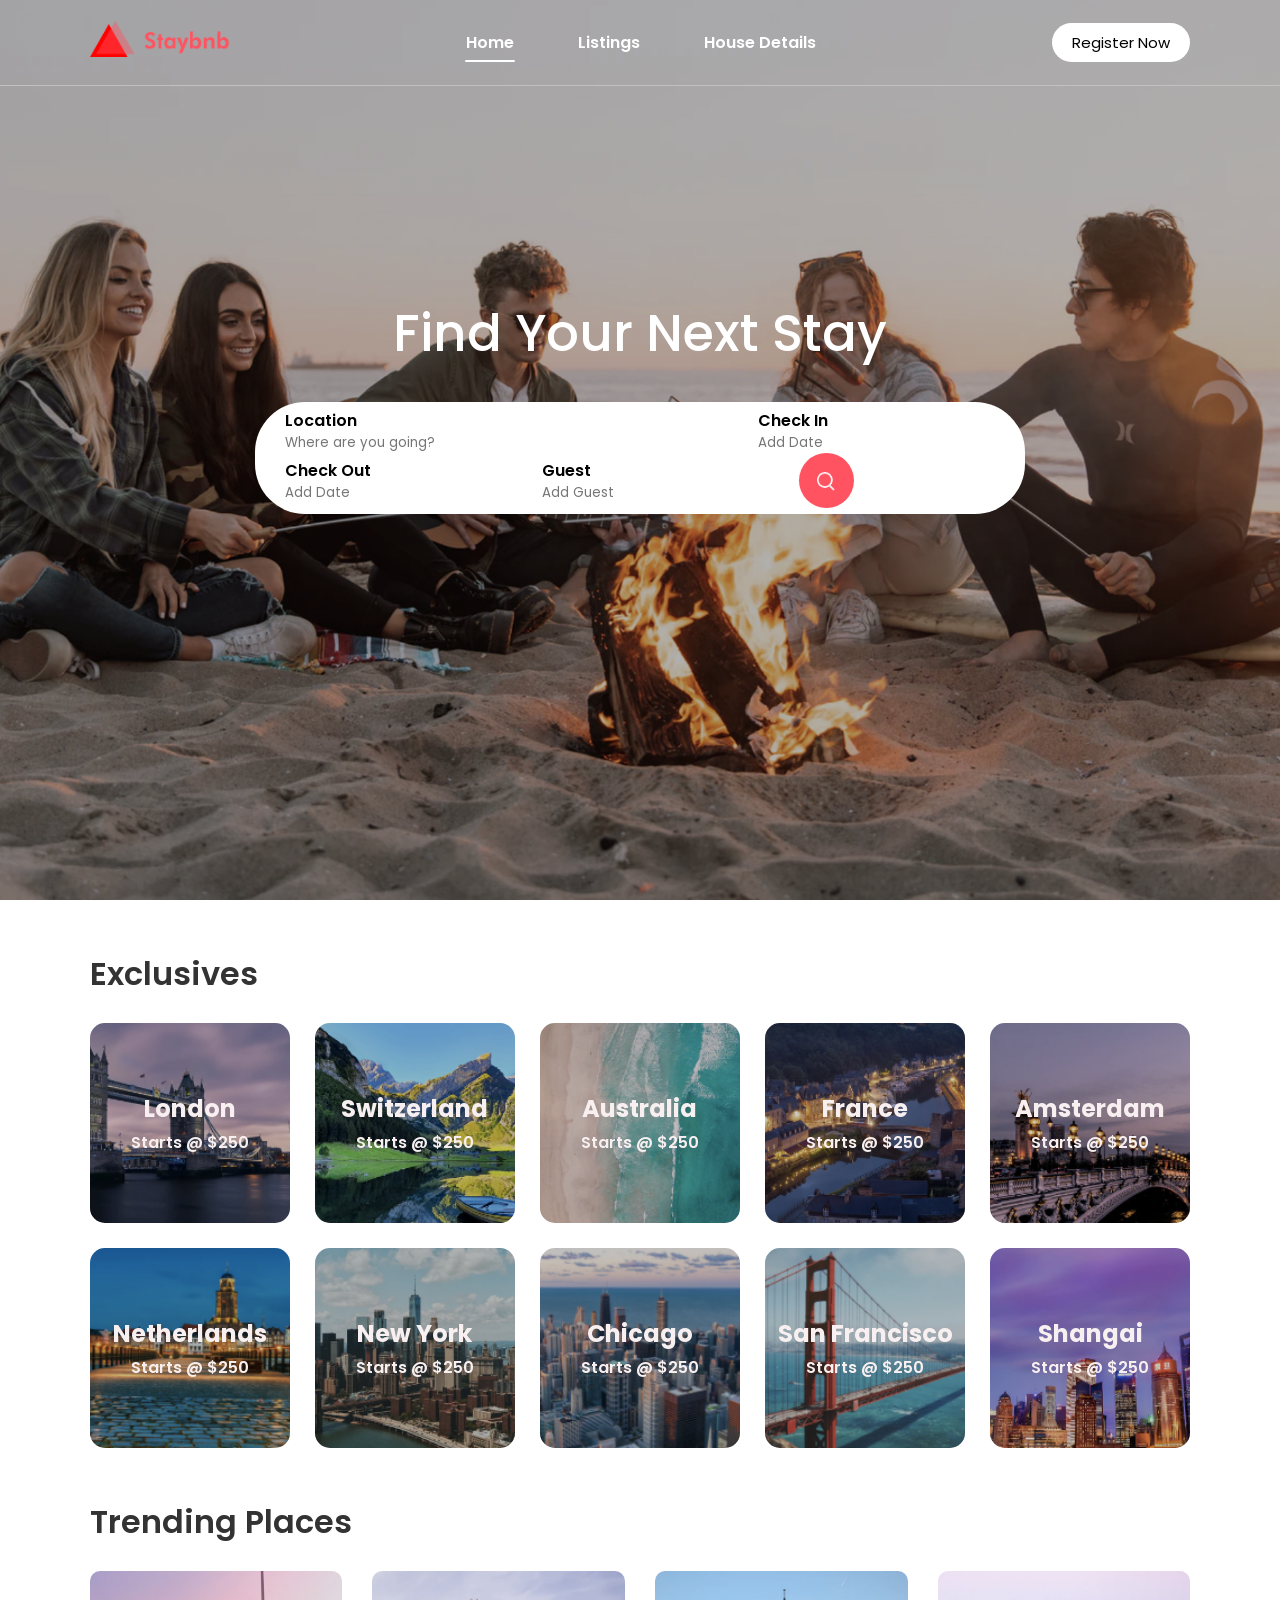
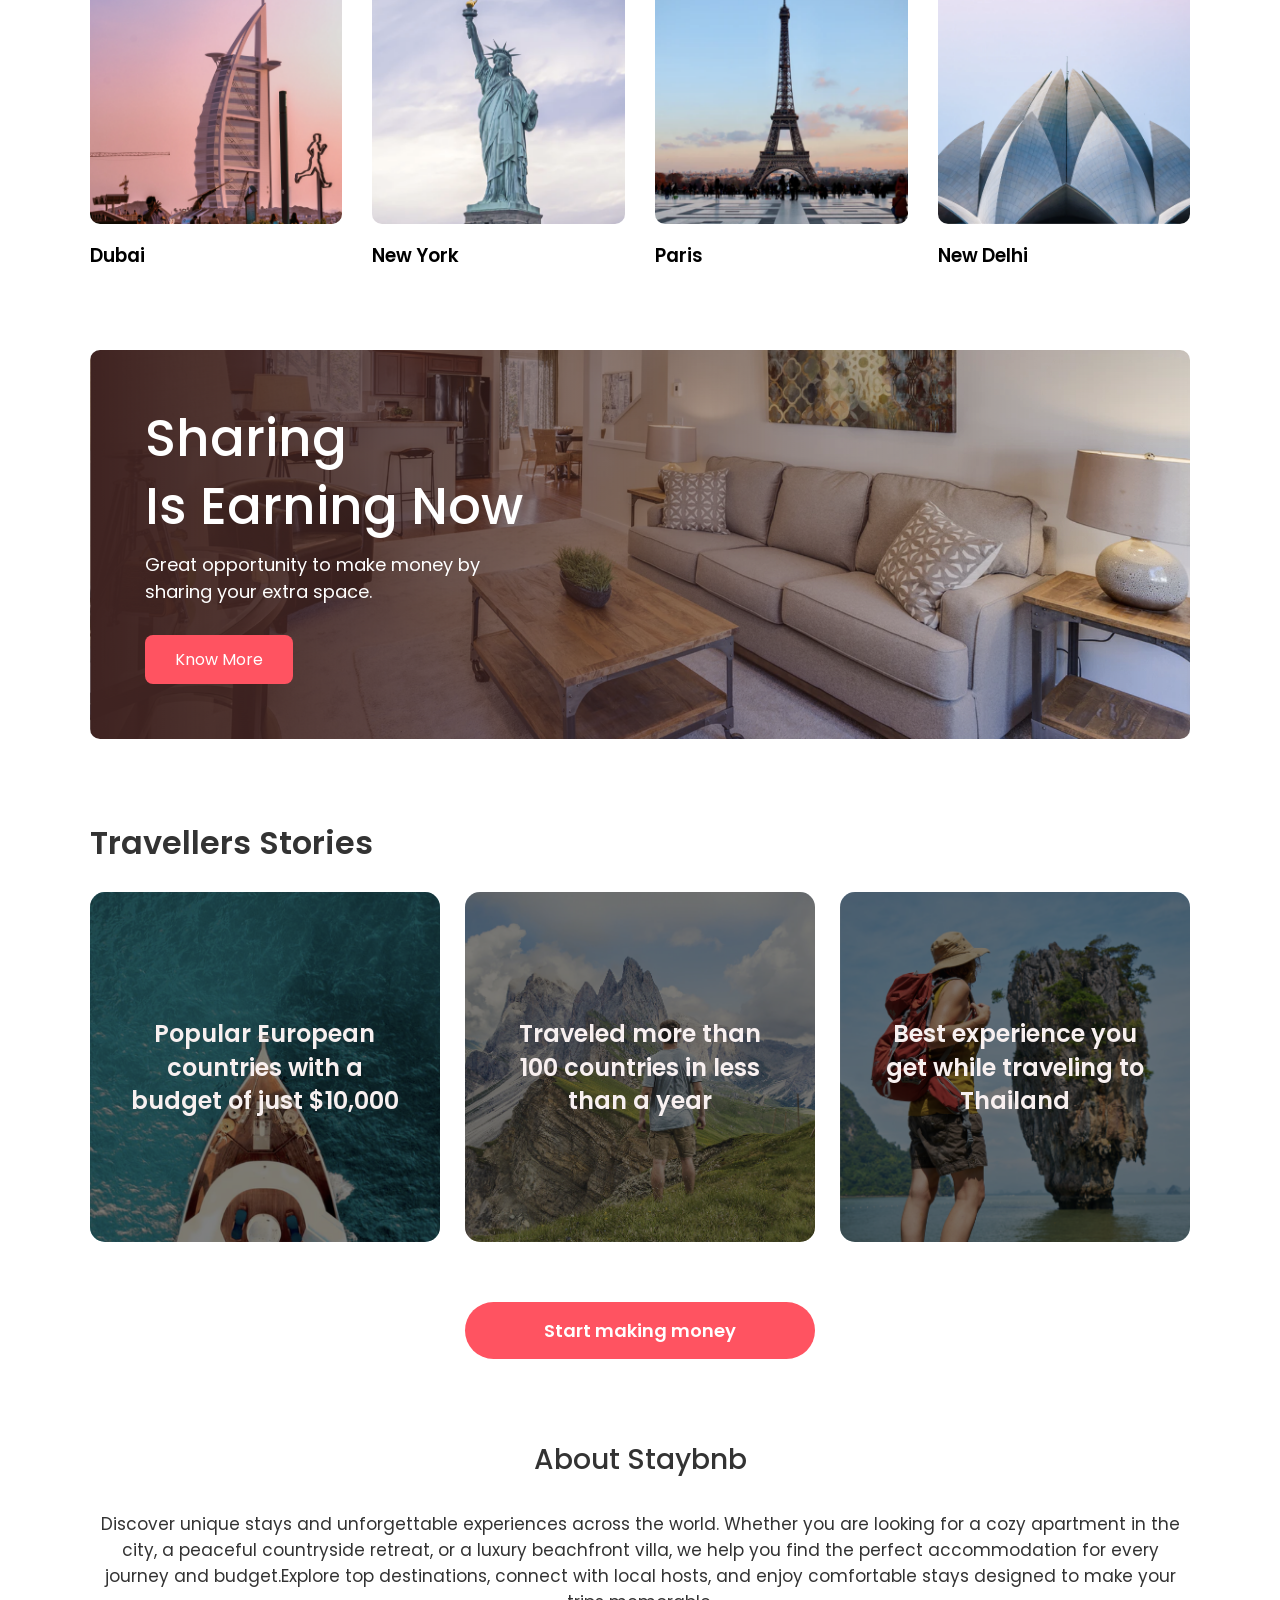
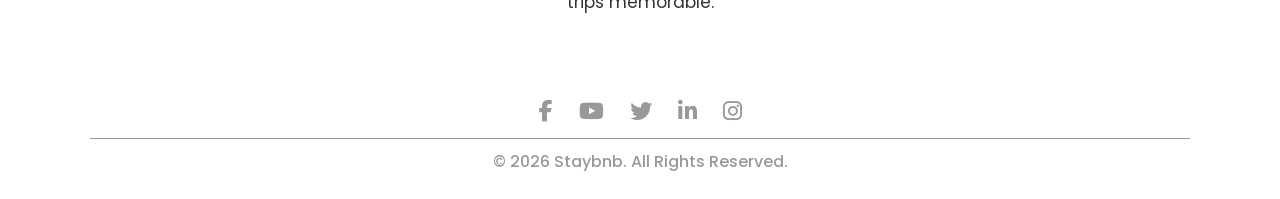
<file: index.html>
<!doctype html>
<html lang="en">
  <head>
    <meta charset="UTF-8" />
    <meta name="viewport" content="width=device-width, initial-scale=1.0" />
    <title>Listing Page</title>
    <link rel="stylesheet" href="./style.css" />
    <link
      rel="stylesheet"
      href="https://cdnjs.cloudflare.com/ajax/libs/font-awesome/6.7.2/css/all.min.css"
    />
  </head>
  <body>
    <div class="header">
      <nav id="navbar">
        <a href="index.html">
          <img src="images/logo-red.png" alt="logo" class="logo" />
        </a>
        <ul class="nav-links">
          <ul class="nav-links">
            <li><a href="index.html" class="active">Home</a></li>
            <li><a href="listing.html">Listings</a></li>
            <li><a href="house.html">House Details</a></li>
          </ul>
        </ul>
        <a href="#" class="register-btn">Register Now</a>
        <i class="fas fa-bars" onclick="togglebtn()"></i>
      </nav>

      <div class="container">
        <h1>Find Your Next Stay</h1>
        <div class="search-bar">
          <form>
            <div class="location-input">
              <label>Location</label>
              <input type="text" placeholder="Where are you going?" />
            </div>

            <div>
              <label>Check In</label>
              <input type="text" placeholder="Add Date" />
            </div>

            <div>
              <label>Check Out</label>
              <input type="text" placeholder="Add Date" />
            </div>

            <div>
              <label>Guest</label>
              <input type="text" placeholder="Add Guest" />
            </div>
            <button type="submit">
              <img src="images/search.png" alt="search" />
            </button>
          </form>
        </div>
      </div>
    </div>

    <div class="container">
      <h2 class="sub-title">Exclusives</h2>
      <div class="exclusives">
        <div>
          <img src="images/image-1.png" alt="" />
          <span>
            <h3>London</h3>
            <p>Starts @ $250</p>
          </span>
        </div>
        <div>
          <img src="images/image-2.png" alt="" />
          <span>
            <h3>Switzerland</h3>
            <p>Starts @ $250</p>
          </span>
        </div>
        <div>
          <img src="images/image-3.png" alt="" />
          <span>
            <h3>Australia</h3>
            <p>Starts @ $250</p>
          </span>
        </div>
        <div>
          <img src="images/image-4.png" alt="" />
          <span>
            <h3>France</h3>
            <p>Starts @ $250</p>
          </span>
        </div>
        <div>
          <img src="images/image-5.png" alt="" />
          <span>
            <h3>Amsterdam</h3>
            <p>Starts @ $250</p>
          </span>
        </div>
        <div>
          <img src="images/image-6.png" alt="" />
          <span>
            <h3>Netherlands</h3>
            <p>Starts @ $250</p>
          </span>
        </div>
        <div>
          <img src="images/image-7.png" alt="" />
          <span>
            <h3>New York</h3>
            <p>Starts @ $250</p>
          </span>
        </div>
        <div>
          <img src="images/image-8.png" alt="" />
          <span>
            <h3>Chicago</h3>
            <p>Starts @ $250</p>
          </span>
        </div>
        <div>
          <img src="images/image-9.png" alt="" />
          <span>
            <h3>San Francisco</h3>
            <p>Starts @ $250</p>
          </span>
        </div>
        <div>
          <img src="images/image-10.png" alt="" />
          <span>
            <h3>Shangai</h3>
            <p>Starts @ $250</p>
          </span>
        </div>
      </div>

      <h2 class="sub-title">Trending Places</h2>
      <div class="trending">
        <div>
          <img src="images/dubai.png" alt="" />
          <h3>Dubai</h3>
        </div>
        <div>
          <img src="images/new-york.png" alt="" />
          <h3>New York</h3>
        </div>
        <div>
          <img src="images/paris.png" alt="" />
          <h3>Paris</h3>
        </div>
        <div>
          <img src="images/new-delhi.png" alt="" />
          <h3>New Delhi</h3>
        </div>
      </div>

      <div class="cta">
        <h3>Sharing <br />Is Earning Now</h3>
        <p>
          Great opportunity to make money by <br />sharing your extra space.
        </p>
        <a href="#" class="cta-btn">Know More</a>
      </div>

      <h2 class="sub-title">Travellers Stories</h2>
      <div class="stories">
        <div>
          <img src="images/story-1.png" alt="" />
          <p>Popular European countries with a budget of just $10,000</p>
        </div>
        <div>
          <img src="images/story-2.png" alt="" />
          <p>Traveled more than 100 countries in less than a year</p>
        </div>
        <div>
          <img src="images/story-3.png" alt="" />
          <p>Best experience you get while traveling to Thailand</p>
        </div>
      </div>
      <a href="#" class="start-btn">Start making money</a>

      <div class="about-msg">
        <h2>About Staybnb</h2>
        <p>
          Discover unique stays and unforgettable experiences across the world.
          Whether you are looking for a cozy apartment in the city, a peaceful
          countryside retreat, or a luxury beachfront villa, we help you find
          the perfect accommodation for every journey and budget.Explore top
          destinations, connect with local hosts, and enjoy comfortable stays
          designed to make your trips memorable.
        </p>
      </div>

      <div class="footer">
        <a href="https://facebook.com/">
          <i class="fab fa-facebook-f"></i>
        </a>
        <a href="https://youtube.com/">
          <i class="fab fa-youtube"></i>
        </a>
        <a href="https://twitter.com/">
          <i class="fab fa-twitter"></i>
        </a>
        <a href="https://linkedin.com/">
          <i class="fab fa-linkedin-in"></i>
        </a>
        <a href="https://instagram.com/">
          <i class="fab fa-instagram"></i>
        </a>
        <hr />
        <p>© 2026 Staybnb. All Rights Reserved.</p>
      </div>
    </div>

    <script>
      let navbar = document.getElementById("navbar");
      function togglebtn() {
        navbar.classList.toggle("hidemenu");
      }
    </script>
  </body>
</html>
</file>
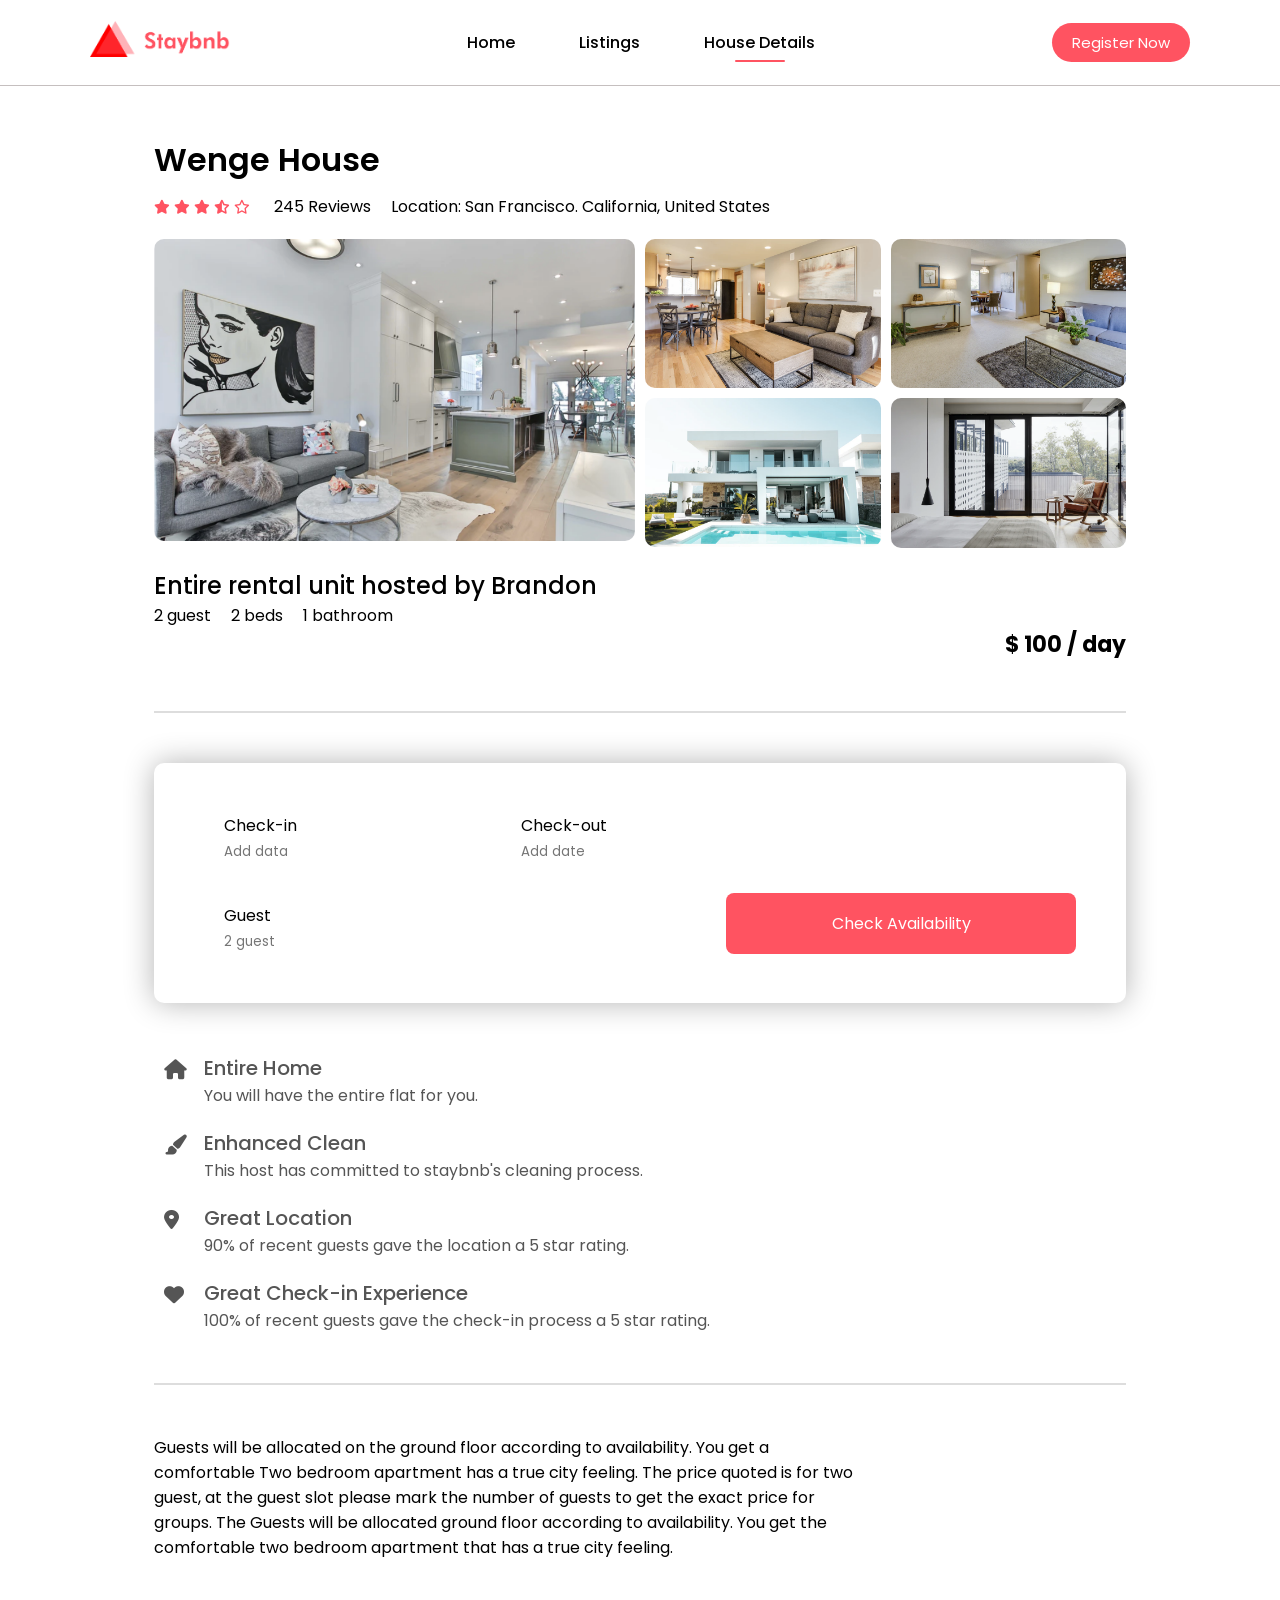
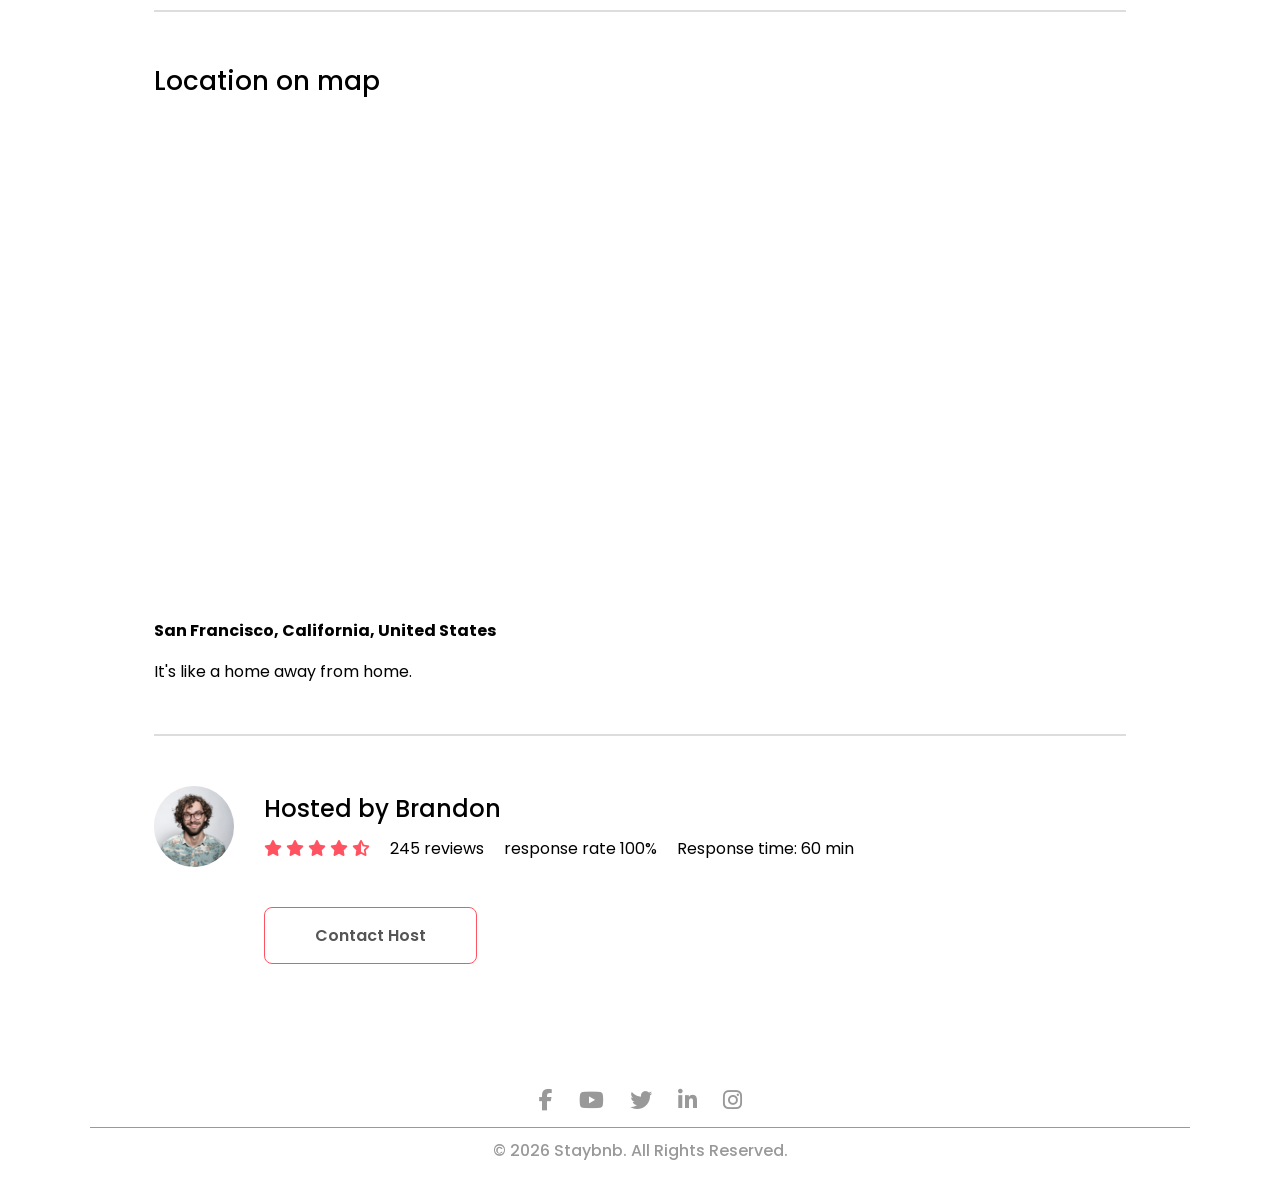
<file: house.html>
<!doctype html>
<html lang="en">
  <head>
    <meta charset="UTF-8" />
    <meta name="viewport" content="width=device-width, initial-scale=1.0" />
    <title>House Details Page</title>
    <link rel="stylesheet" href="./style.css" />
    <link
      rel="stylesheet"
      href="https://cdnjs.cloudflare.com/ajax/libs/font-awesome/6.7.2/css/all.min.css"
    />
  </head>
  <body>
    <nav id="navbar" class="navbar-white">
      <a href="index.html">
        <img src="images/logo-red.png" alt="logo" class="logo" />
      </a>
      <ul class="nav-links">
        <ul class="nav-links">
          <li><a href="index.html">Home</a></li>
          <li><a href="listing.html">Listings</a></li>
          <li><a href="house.html" class="active">House Details</a></li>
        </ul>
      </ul>
      <a href="#" class="register-btn">Register Now</a>
      <i class="fas fa-bars" onclick="togglebtn()"></i>
    </nav>

    <div class="house-details">
      <div class="house-title">
        <h1>Wenge House</h1>
        <div class="row">
          <div>
            <i class="fas fa-star"></i>
            <i class="fas fa-star"></i>
            <i class="fas fa-star"></i>
            <i class="fas fa-star-half-alt"></i>
            <i class="far fa-star"></i>
            <span>245 Reviews</span>
          </div>
          <div>
            <p>Location: San Francisco. California, United States</p>
          </div>
        </div>
      </div>
      <div class="gallery">
        <div class="gallery-img-1"><img src="images/house-1.png" alt="" /></div>
        <div><img src="images/house-2.png" alt="" /></div>
        <div><img src="images/house-3.png" alt="" /></div>
        <div><img src="images/house-4.png" alt="" /></div>
        <div><img src="images/house-5.png" alt="" /></div>
      </div>
      <div class="small-details">
        <h2>Entire rental unit hosted by Brandon</h2>
        <p>2 guest &nbsp; &nbsp; 2 beds &nbsp; &nbsp; 1 bathroom</p>
        <h4>$ 100 / day</h4>
      </div>
      <hr class="line" />
      <form class="check-form">
        <div>
          <label>Check-in</label>
          <input type="text" placeholder="Add data" />
        </div>
        <div>
          <label>Check-out</label>
          <input type="text" placeholder="Add date" />
        </div>
        <div class="guest-field">
          <label>Guest</label>
          <input type="text" placeholder="2 guest" />
        </div>
        <button type="submit">Check Availability</button>
      </form>

      <ul class="details-list">
        <li>
          <i class="fas fa-home"></i>
          Entire Home
          <span>You will have the entire flat for you.</span>
        </li>
        <li>
          <i class="fas fa-paint-brush"></i>
          Enhanced Clean
          <span>This host has committed to staybnb's cleaning process.</span>
        </li>
        <li>
          <i class="fas fa-map-marker-alt"></i>
          Great Location
          <span>90% of recent guests gave the location a 5 star rating. </span>
        </li>
        <li>
          <i class="fas fa-heart"></i>
          Great Check-in Experience
          <span
            >100% of recent guests gave the check-in process a 5 star
            rating.</span
          >
        </li>
      </ul>

      <hr class="line" />
      <p class="home-desc">
        Guests will be allocated on the ground floor according to availability.
        You get a comfortable Two bedroom apartment has a true city feeling. The
        price quoted is for two guest, at the guest slot please mark the number
        of guests to get the exact price for groups. The Guests will be
        allocated ground floor according to availability. You get the
        comfortable two bedroom apartment that has a true city feeling.
      </p>
      <hr class="line" />

      <div class="map">
        <h3>Location on map</h3>
        <iframe
          src="https://www.google.com/maps/embed?pb=!1m18!1m12!1m3!1d21221.676224044128!2d-122.45917885570059!3d37.75203368896406!2m3!1f0!2f0!3f0!3m2!1i1024!2i768!4f13.1!3m3!1m2!1s0x80859ad006920021%3A0x4a501367f076adff!2sSan%20Francisco%2C%20CA%2C%20USA!5e0!3m2!1sen!2sin!4v1641145357317!5m2!1sen!2sin"
          width="600"
          height="450"
          style="border: 0"
          allowfullscreen=""
          loading="lazy"
        >
        </iframe>
        <b>San Francisco, California, United States</b>
        <p>It's like a home away from home.</p>
      </div>

      <hr class="line" />

      <div class="host">
        <img src="images/host.png" alt="" />
        <div>
          <h2>Hosted by Brandon</h2>
          <p>
            <span>
              <i class="fas fa-star"></i>
              <i class="fas fa-star"></i>
              <i class="fas fa-star"></i>
              <i class="fas fa-star"></i>
              <i class="fas fa-star-half-alt"></i>
            </span>
            &nbsp; &nbsp; 245 reviews &nbsp; &nbsp; response rate 100% &nbsp;
            &nbsp; Response time: 60 min
          </p>
        </div>
      </div>

      <a href="#" class="contact-host">Contact Host</a>
    </div>

    <div class="container">
      <div class="footer">
        <a href="https://facebook.com/">
          <i class="fab fa-facebook-f"></i>
        </a>
        <a href="https://youtube.com/">
          <i class="fab fa-youtube"></i>
        </a>
        <a href="https://twitter.com/">
          <i class="fab fa-twitter"></i>
        </a>
        <a href="https://linkedin.com/">
          <i class="fab fa-linkedin-in"></i>
        </a>
        <a href="https://instagram.com/">
          <i class="fab fa-instagram"></i>
        </a>
        <hr />
        <p>© 2026 Staybnb. All Rights Reserved.</p>
      </div>
    </div>

    <script>
      let navbar = document.getElementById("navbar");
      function togglebtn() {
        navbar.classList.toggle("hidemenu");
      }
    </script>
  </body>
</html>
</file>
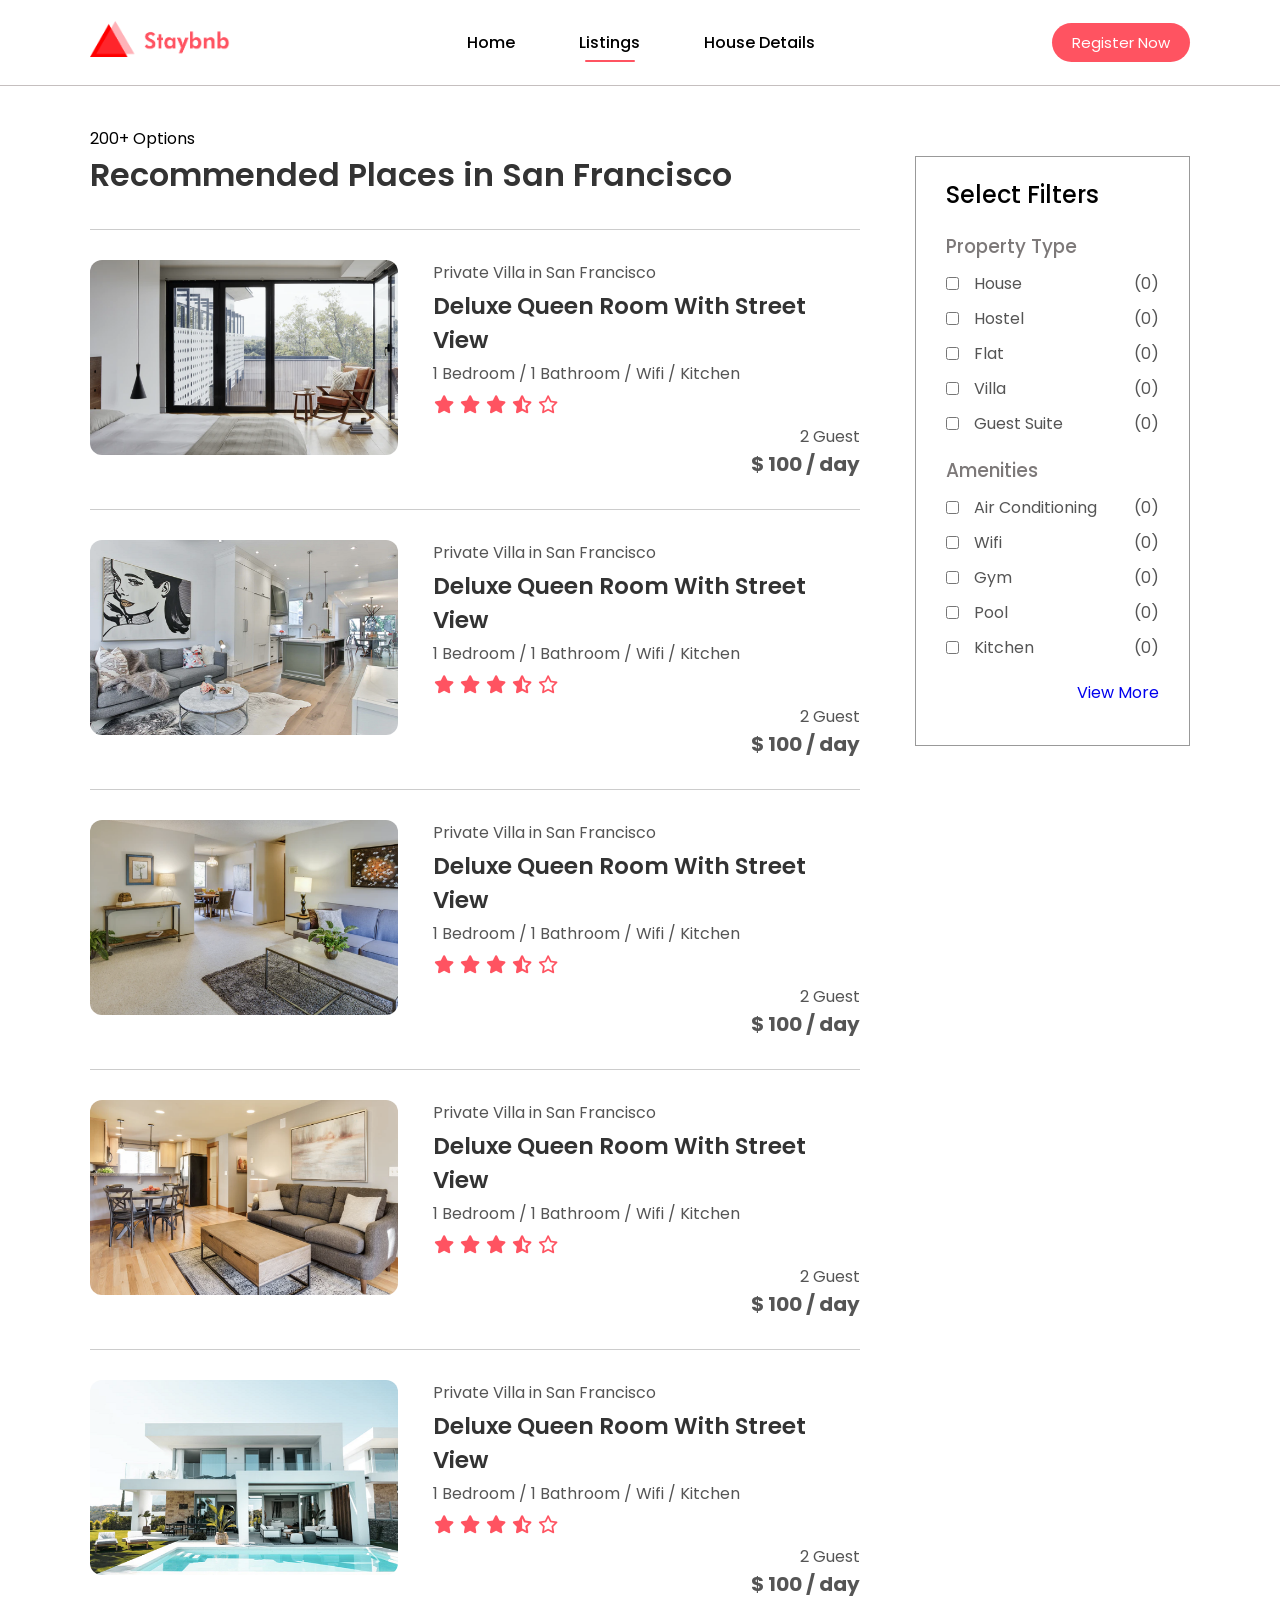
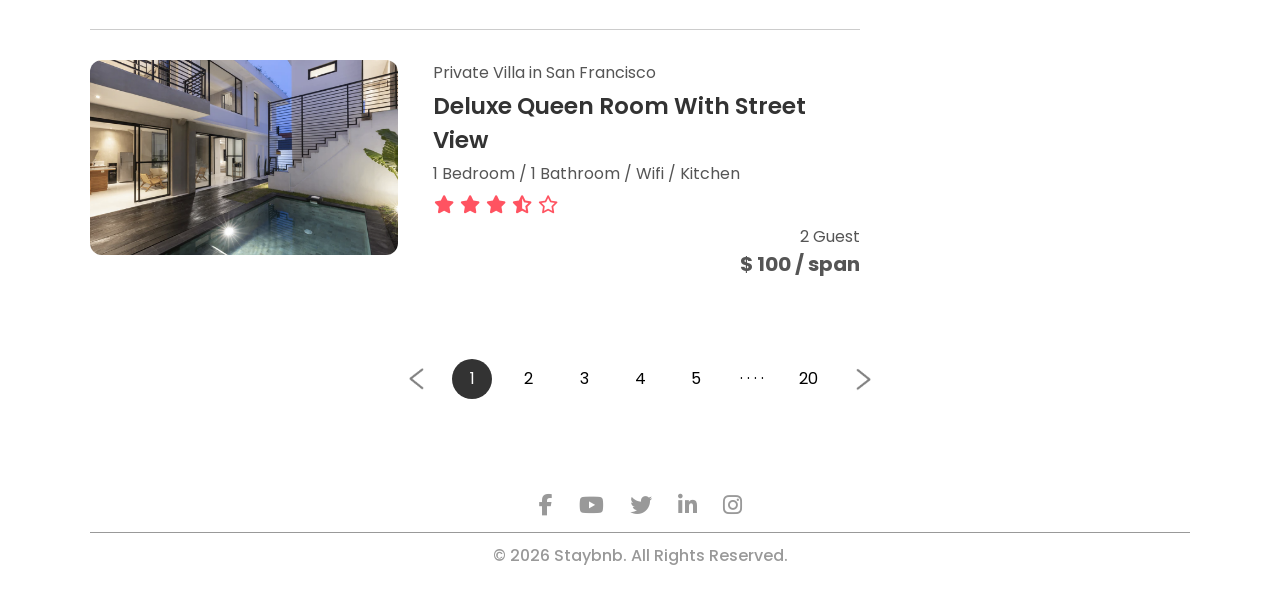
<file: listing.html>
<!doctype html>
<html lang="en">
  <head>
    <meta charset="UTF-8" />
    <meta name="viewport" content="width=device-width, initial-scale=1.0" />
    <title>Staybnb</title>
    <link rel="stylesheet" href="./style.css" />
    <link
      rel="stylesheet"
      href="https://cdnjs.cloudflare.com/ajax/libs/font-awesome/6.7.2/css/all.min.css"
    />
  </head>
  <body>
    <nav id="navbar" class="navbar-white">
      <a href="index.html">
        <img src="images/logo-red.png" alt="logo" class="logo" />
      </a>
      <ul class="nav-links">
        <ul class="nav-links">
          <li><a href="index.html">Home</a></li>
          <li><a href="listing.html" class="active">Listings</a></li>
          <li><a href="house.html">House Details</a></li>
        </ul>
      </ul>
      <a href="#" class="register-btn">Register Now</a>
      <i class="fas fa-bars" onclick="togglebtn()"></i>
    </nav>

    <div class="container">
      <div class="list-container">
        <div class="left-col">
          <p>200+ Options</p>
          <h1>Recommended Places in San Francisco</h1>
          <div class="house">
            <div class="house-img">
              <img src="images/image-s1.png" alt="" />
            </div>
            <div class="house-info">
              <p>Private Villa in San Francisco</p>
              <h3>Deluxe Queen Room With Street View</h3>
              <p>1 Bedroom / 1 Bathroom / Wifi / Kitchen</p>
              <i class="fas fa-star"></i>
              <i class="fas fa-star"></i>
              <i class="fas fa-star"></i>
              <i class="fas fa-star-half-alt"></i>
              <i class="far fa-star"></i>
              <div class="house-price">
                <p>2 Guest</p>
                <h4>$ 100 / day</h4>
              </div>
            </div>
          </div>

          <div class="house">
            <div class="house-img">
              <img src="images/image-s2.png" alt="" />
            </div>
            <div class="house-info">
              <p>Private Villa in San Francisco</p>
              <h3>Deluxe Queen Room With Street View</h3>
              <p>1 Bedroom / 1 Bathroom / Wifi / Kitchen</p>
              <i class="fas fa-star"></i>
              <i class="fas fa-star"></i>
              <i class="fas fa-star"></i>
              <i class="fas fa-star-half-alt"></i>
              <i class="far fa-star"></i>
              <div class="house-price">
                <p>2 Guest</p>
                <h4>$ 100 / day</h4>
              </div>
            </div>
          </div>

          <div class="house">
            <div class="house-img">
              <img src="images/image-s3.png" alt="" />
            </div>
            <div class="house-info">
              <p>Private Villa in San Francisco</p>
              <h3>Deluxe Queen Room With Street View</h3>
              <p>1 Bedroom / 1 Bathroom / Wifi / Kitchen</p>
              <i class="fas fa-star"></i>
              <i class="fas fa-star"></i>
              <i class="fas fa-star"></i>
              <i class="fas fa-star-half-alt"></i>
              <i class="far fa-star"></i>
              <div class="house-price">
                <p>2 Guest</p>
                <h4>$ 100 / day</h4>
              </div>
            </div>
          </div>

          <div class="house">
            <div class="house-img">
              <img src="images/image-s4.png" alt="" />
            </div>
            <div class="house-info">
              <p>Private Villa in San Francisco</p>
              <h3>Deluxe Queen Room With Street View</h3>
              <p>1 Bedroom / 1 Bathroom / Wifi / Kitchen</p>
              <i class="fas fa-star"></i>
              <i class="fas fa-star"></i>
              <i class="fas fa-star"></i>
              <i class="fas fa-star-half-alt"></i>
              <i class="far fa-star"></i>
              <div class="house-price">
                <p>2 Guest</p>
                <h4>$ 100 / day</h4>
              </div>
            </div>
          </div>

          <div class="house">
            <div class="house-img">
              <img src="images/image-s5.png" alt="" />
            </div>
            <div class="house-info">
              <p>Private Villa in San Francisco</p>
              <h3>Deluxe Queen Room With Street View</h3>
              <p>1 Bedroom / 1 Bathroom / Wifi / Kitchen</p>
              <i class="fas fa-star"></i>
              <i class="fas fa-star"></i>
              <i class="fas fa-star"></i>
              <i class="fas fa-star-half-alt"></i>
              <i class="far fa-star"></i>
              <div class="house-price">
                <p>2 Guest</p>
                <h4>$ 100 / day</h4>
              </div>
            </div>
          </div>

          <div class="house">
            <div class="house-img">
              <img src="images/image-s6.png" alt="" />
            </div>
            <div class="house-info">
              <p>Private Villa in San Francisco</p>
              <h3>Deluxe Queen Room With Street View</h3>
              <p>1 Bedroom / 1 Bathroom / Wifi / Kitchen</p>
              <i class="fas fa-star"></i>
              <i class="fas fa-star"></i>
              <i class="fas fa-star"></i>
              <i class="fas fa-star-half-alt"></i>
              <i class="far fa-star"></i>
              <div class="house-price">
                <p>2 Guest</p>
                <h4>$ 100 / span</h4>
              </div>
            </div>
          </div>
        </div>
        <div class="right-col">
          <div class="sidebar">
            <h2>Select Filters</h2>
            <h3>Property Type</h3>
            <div class="filter">
              <input type="checkbox" />
              <p>House</p>
              <span>(0)</span>
            </div>

            <div class="filter">
              <input type="checkbox" />
              <p>Hostel</p>
              <span>(0)</span>
            </div>

            <div class="filter">
              <input type="checkbox" />
              <p>Flat</p>
              <span>(0)</span>
            </div>

            <div class="filter">
              <input type="checkbox" />
              <p>Villa</p>
              <span>(0)</span>
            </div>

            <div class="filter">
              <input type="checkbox" />
              <p>Guest Suite</p>
              <span>(0)</span>
            </div>
            <h3>Amenities</h3>
            <div class="filter">
              <input type="checkbox" />
              <p>Air Conditioning</p>
              <span>(0)</span>
            </div>
            <div class="filter">
              <input type="checkbox" />
              <p>Wifi</p>
              <span>(0)</span>
            </div>
            <div class="filter">
              <input type="checkbox" />
              <p>Gym</p>
              <span>(0)</span>
            </div>
            <div class="filter">
              <input type="checkbox" />
              <p>Pool</p>
              <span>(0)</span>
            </div>
            <div class="filter">
              <input type="checkbox" />
              <p>Kitchen</p>
              <span>(0)</span>
            </div>

            <div class="sidebar-link">
              <a href="#">View More</a>
            </div>
          </div>
        </div>
      </div>

      <div class="pagination">
        <img src="images/arrow.png" alt="" />
        <span class="current">1</span>
        <span>2</span>
        <span>3</span>
        <span>4</span>
        <span>5</span>
        <span>&middot; &middot; &middot; &middot;</span>
        <span>20</span>
        <img src="images/arrow.png" alt="" class="right-arrow" />
      </div>

      <div class="footer">
        <a href="https://facebook.com/">
          <i class="fab fa-facebook-f"></i>
        </a>
        <a href="https://youtube.com/">
          <i class="fab fa-youtube"></i>
        </a>
        <a href="https://twitter.com/">
          <i class="fab fa-twitter"></i>
        </a>
        <a href="https://linkedin.com/">
          <i class="fab fa-linkedin-in"></i>
        </a>
        <a href="https://instagram.com/">
          <i class="fab fa-instagram"></i>
        </a>
        <hr />
        <p>© 2026 Staybnb. All Rights Reserved.</p>
      </div>
    </div>

    <script>
      let navbar = document.getElementById("navbar");
      function togglebtn() {
        navbar.classList.toggle("hidemenu");
      }
    </script>
  </body>
</html>
</file>
<file: style.css>
@import url(https://fonts.googleapis.com/css?family=Poppins:100,100italic,200,200italic,300,300italic,regular,italic,500,500italic,600,600italic,700,700italic,800,800italic,900,900italic);

* {
  margin: 0;
  padding: 0;
  box-sizing: border-box;
  font-family: "Poppins", sans-serif;
}

.header {
  min-height: 100vh;
  width: 100%;
  background-image:
    linear-gradient(rgba(0, 0, 0, 0.3), rgba(0, 0, 0, 0.3)),
    url(images/banner.png);
  background-size: cover;
  background-position: center;
}

nav {
  display: flex;
  align-items: center;
  justify-content: space-between;
  padding: 20px 7%;
  border-bottom: 1px solid rgb(197, 191, 191);
}

.logo {
  width: 140px;
  cursor: pointer;
}

.nav-links li {
  list-style: none;
  display: inline-block;
  margin: 10px 30px;
}

.nav-links li a {
  text-decoration: none;
  color: #fff;
  font-weight: 600;
  transition: 0.2s;
}

.nav-links li a:hover {
  color: black;
}

.register-btn {
  background: #fff;
  color: #000;
  padding: 8px 20px;
  border-radius: 20px;
  text-decoration: none;
  font-size: 15px;
  transition: 0.3s;
}

.register-btn:hover {
  opacity: 0.8;
}

.container {
  padding: 0 7%;
}

.header h1 {
  font-size: 4vw;
  font-weight: 500;
  color: #fff;
  text-align: center;
  padding-top: 19%;
}

.search-bar {
  background: #fff;
  width: 70%;
  margin: 30px auto;
  padding: 6px 10px 6px 30px;
  border-radius: 50px;
}

.search-bar form {
  display: flex;
  align-items: center;
  flex-wrap: wrap;
}

.search-bar form input {
  display: block;
  border: none;
  outline: none;
  background: transparent;
}

.search-bar form button {
  background-color: #ff5361;
  width: 55px;
  height: 55px;
  border-radius: 50%;
  border: 0;
  outline: none;
  cursor: pointer;
}

.search-bar form button img {
  width: 18px;
  margin-top: 7px;
}

.location-input {
  /* it will use all the space in the row  */
  flex: 1;
}

.search-bar form label {
  font-weight: 600;
}

/* --------------- exclusives -------------------  */
.sub-title {
  margin: 50px 0 25px;
  font-size: 2rem;
  font-weight: 600;
  color: #333;
}

.exclusives {
  display: grid;
  grid-template-columns: repeat(auto-fit, minmax(200px, 1fr));
  gap: 25px;
}

.exclusives div {
  position: relative;
  overflow: hidden;
  border-radius: 15px;
  cursor: pointer;
}

.exclusives div img {
  width: 100%;
  height: 200px;
  object-fit: cover;
  display: block;
  transition: transform 0.5s;
}

.exclusives div::after {
  content: "";
  position: absolute;
  inset: 0;
  background: rgba(0, 0, 0, 0.2);
}

.exclusives div:hover img {
  transform: scale(1.1);
}

.exclusives div span {
  position: absolute;
  z-index: 2;
  top: 50%;
  left: 50%;
  transform: translate(-50%, -50%);
  color: rgb(248, 240, 240);
  text-align: center;
  width: 100%;
}

.exclusives div span h3 {
  font-size: 1.5rem;
  margin-bottom: 4px;
}

.exclusives div span p {
  font-size: 1rem;
  font-weight: 600;
}

/* ---------------- Trending Places -----------------  */

.trending {
  display: grid;
  grid-template-columns: repeat(auto-fit, minmax(200px, 1fr));
  grid-gap: 30px;
  margin-bottom: 30px;
}

.trending div img {
  width: 100%;
  border-radius: 10px;
}

.trending h3 {
  font-weight: 600;
  margin-top: 10px;
}

/* ------------------ cta ------------------ */

.cta {
  margin: 80px 0;
  background-image:
    linear-gradient(to right, #3f2321, transparent), url(images/banner-2.png);
  background-size: cover;
  background-position: center;
  border-radius: 10px;
  padding: 5%;
  color: #fff;
}

.cta h3 {
  font-size: 4vw;
  line-height: 5.3vw;
  font-weight: 500;
}

.cta p {
  font-size: 18px;
  margin: 10px 0;
}

.cta-btn {
  background: #ff5361;
  color: #fff;
  text-decoration: none;
  padding: 12px 30px;
  border-radius: 8px;
  margin-top: 20px;
  display: inline-block;
  transform: 0.3s;
}

.cta-btn:hover {
  opacity: 0.9;
}

/* --------------------- traveller stories ------------------  */
.stories {
  display: grid;
  grid-template-columns: repeat(auto-fit, minmax(220px, 1fr));
  gap: 25px;
  margin-bottom: 50px;
}

.stories div {
  position: relative;
  overflow: hidden;
  border-radius: 15px;
  cursor: pointer;
}

.stories div img {
  width: 100%;
  object-fit: cover;
  display: block;
  transition: transform 0.5s;
}

.stories div::after {
  content: "";
  position: absolute;
  inset: 0;
  background: rgba(0, 0, 0, 0.5);
}

.stories div:hover img {
  transform: scale(1.1);
}

.stories p {
  position: absolute;
  z-index: 2;
  width: 80%;
  top: 50%;
  left: 50%;
  transform: translate(-50%, -50%);
  color: rgb(248, 240, 240);
  font-size: 1.5rem;
  font-weight: 600;
  line-height: 1.4;
  text-align: center;
}

.start-btn {
  text-decoration: none;
  background: #ff5361;
  color: #fff;
  width: 80%;
  max-width: 350px;
  display: block;
  text-align: center;
  margin: 60px auto;
  padding: 15px;
  border-radius: 30px;
  font-size: 18px;
  font-weight: 600;
  transition: 0.3s;
}

.start-btn:hover {
  opacity: 0.9;
}

/* ------------------ about-msg ----------------- */

.about-msg {
  text-align: center;
  margin: 80px 0;
  color: #333;
  font-size: 17px;
}

.about-msg h2 {
  font-size: 28px;
  margin-bottom: 30px;
  font-weight: 500;
}

/* ---------------- footer ----------------  */
.footer {
  margin: 80px 0 10px;
  text-align: center;
}

.footer a {
  text-decoration: none;
  color: #999;
  font-size: 22px;
  margin: 0 10px;
}

.footer hr {
  background: #999;
  height: 1px;
  width: 100%;
  border: 0;
  margin: 10px 0;
}

.footer p {
  padding-bottom: 15px;
  color: #999;
  font-weight: 500;
}

.active {
  position: relative;
}

.active::after {
  content: "";
  background: #fff;
  width: 50px;
  height: 2px;
  position: absolute;
  left: 50%;
  transform: translateX(-50%);
  bottom: -8px;
  border-radius: 2px;
}

nav .fa-bars {
  display: none;
}

/* ------------- mobile devices ----------------  */
@media only screen and (max-width: 700px) {
  .logo {
    position: fixed;
    top: 4%;
    left: 7%;
  }

  nav {
    position: fixed;
    top: 0;
    z-index: 100;
    display: inline-block;
    width: 100%;
    padding: 100px 7% 0;
    background: #000;
    text-align: right;
    max-height: 100px;
    overflow: hidden;
    transition: max-height 0.5s;
  }

  nav .nav-links li {
    margin: 10px 0;
    display: block;
  }

  .nav-links li a:hover {
    color: rgb(209, 205, 205);
  }

  .register-btn {
    margin: 15px 0 30px;
    display: inline-block;
  }

  nav .fa-bars {
    display: block;
    position: fixed;
    top: 4.6%;
    right: 7%;
    color: #fff;
    font-size: 28px;
    cursor: pointer;
  }

  .active::after {
    width: 25px;
    left: -40px;
    transform: translate(0, 50%);
    bottom: 50%;
  }
  .hidemenu {
    max-height: 300px;
  }

  .header h1 {
    padding-top: 120px;
    font-size: 7vw;
  }

  .search-bar {
    width: 90%;
    margin: 30px auto;
    padding: 20px 20px 30px;
    border-radius: 8px;
    position: relative;
  }

  .search-bar form {
    display: block;
  }

  .search-bar form input {
    border-bottom: 1px solid #ddd;
    width: 100%;
    margin-bottom: 20px;
    margin-top: 10px;
    padding-bottom: 10px;
  }

  .search-bar form button {
    position: absolute;
    bottom: 0;
    left: 50%;
    transform: translate(-50%, 50%);
  }

  .sub-title {
    font-size: 6vw;
  }

  .exclusives div span h3 {
    font-size: 1.15rem;
  }

  .exclusives div span p {
    font-size: 0.6rem;
  }

  .cta {
    padding: 15% 5%;
  }

  .cta h3 {
    font-size: 7vw;
    line-height: 9vw;
  }

  .cta p {
    font-size: 13px;
  }

  .cta-btn {
    padding: 6px 15px;
    border-radius: 4px;
    margin-top: 10px;
    font-size: 14px;
  }

  .stories p {
    font-size: 18px;
  }

  .start-btn {
    font-size: 14px;
    width: 70%;
  }

  .about-msg {
    font-size: 13px;
  }
}

/* ----------------------- Listing Page ----------------------- */

.navbar-white {
  background: #fff;
  box-sizing: 0 5px 10px rgba(0, 0, 0, 0.05);
}

.navbar-white .nav-links li a {
  color: #000;
  font-weight: 500;
}

.navbar-white .register-btn {
  background: #ff5361;
  color: #fff;
}

nav.navbar-white .fa-bars {
  color: #000;
}

.navbar-white .active::after {
  background: #ff5361;
}

.list-container {
  margin-top: 40px;
  display: flex;
  flex-wrap: wrap;
  justify-content: space-between;
}

.left-col {
  flex-basis: 70%;
}

.right-col {
  flex-basis: 25%;
}

.left-col h1 {
  color: #333;
  font-weight: 600;
  margin-bottom: 30px;
}

.house {
  display: flex;
  justify-content: space-between;
  flex-wrap: wrap;
  padding: 30px 0;
  border-top: 1px solid #ccc;
}

.house-img {
  flex-basis: 40%;
}

.house-info {
  flex-basis: 58%;
  color: #555;
  padding-left: 20px;
}

.house-img img {
  width: 100%;
  border-radius: 12px;
}

.house-info h3 {
  font-weight: 600;
  color: #333;
  font-size: 23px;
  margin: 4px 0;
}

.house-info i {
  color: #ff5361;
  font-size: 18px;
  margin: 10px 1px;
}

.house-price {
  text-align: right;
}

.house-price h4 {
  font-size: 20px;
}

.house-price h4 span {
  font-size: 16px;
  font-weight: 500;
}

.sidebar {
  border: 1px solid #999;
  padding: 20px 30px;
  margin-top: 30px;
}

.sidebar h2 {
  font-weight: 500;
}

.sidebar h3 {
  font-weight: 500;
  margin: 20px 0 10px;
  color: rgb(125, 121, 121);
}

.filter {
  display: flex;
  align-items: center;
  color: #555;
  margin-bottom: 10px;
}

.filter p {
  flex: 1;
}

.filter input {
  margin-right: 15px;
  cursor: pointer;
}

.sidebar-link {
  text-align: right;
  margin: 20px 0;
}

.sidebar-link a {
  text-decoration: none;
}

.sidebar-link a:hover {
  text-decoration: underline;
}

.pagination {
  display: flex;
  align-items: center;
  justify-content: center;
  margin: 40px 0;
}

.pagination img {
  width: 15px;
  margin: 10px 20px;
}

.right-arrow {
  transform: rotate(180deg);
}

.pagination span {
  margin: 10px 8px;
  width: 40px;
  height: 40px;
  line-height: 40px;
  text-align: center;
  border-radius: 50%;
  cursor: pointer;
}

.pagination .current {
  background: #333;
  color: #fff;
}

/* ----------------- mobile device ----------------- */

@media only screen and (max-width: 700px) {
  .list-container {
    margin-top: 150px;
  }

  .left-col,
  .right-col,
  .house-img,
  .house-info {
    flex-basis: 100%;
  }

  .house-info {
    padding: 0;
    padding-top: 5px;
  }

  .left-col h1 {
    font-size: 22px;
  }

  .house-info h3 {
    font-size: 18px;
  }

  .house-info p {
    font-size: 15px;
  }

  .house-info i {
    font-size: 16px;
  }

  .house-price p {
    font-size: 13px;
  }

  .house-price h4 {
    font-size: 15px;
  }

  .pagination span {
    margin: 10px 2px;
    width: 30px;
    height: 30px;
    line-height: 30px;
    font-size: 12px;
  }
}

/* ---------------------- house-details page ---------------------  */

.house-details {
  padding: 0 12%;
}

.house-title {
  margin-top: 50px;
}

.house-title h1 {
  font-weight: 600;
}

.house-title .row {
  display: flex;
  flex-wrap: wrap;
  align-items: center;
  margin: 10px 0;
}

.house-title span {
  margin: 0 20px;
}

.house-title i {
  color: #ff5361;
  font-size: 14px;
}

.gallery {
  display: grid;
  gap: 10px;
  grid-template-areas: "first first . ." "first first . .";
  margin: 20px 0;
}

.gallery div img {
  width: 100%;
  display: block;
  border-radius: 10px;
}

.gallery-img-1 {
  grid-area: first;
}

.small-details h2 {
  font-weight: 500;
}

.small-details h4 {
  text-align: right;
  font-size: 22px;
}

.check-form {
  margin: 30px 0;
  background: #fff;
  box-shadow: 0 0 30px rgba(0, 0, 0, 0.3);
  display: flex;
  flex-wrap: wrap;
  align-items: center;
  padding: 30px 50px;
  border-radius: 10px;
}

.check-form label {
  display: block;
}

.check-form div {
  padding: 20px;
}

.check-form input {
  background: transparent;
  border: 0;
  outline: none;
}

.check-form button {
  background: #ff5361;
  border: 0;
  outline: none;
  color: #fff;
  padding: 18px;
  width: 350px;
  border-radius: 8px;
  font-size: 16px;
  margin-bottom: 10px;
  cursor: pointer;
}

.check-form button:hover {
  opacity: 0.9;
}

.guest-field {
  flex: 1;
}

.details-list {
  list-style: none;
  margin: 50px 0;
}

.details-list li {
  margin-left: 50px;
  font-size: 20px;
  font-weight: 500;
  margin-bottom: 20px;
  color: #555;
  position: relative;
}

.details-list li span {
  display: block;
  font-weight: 400;
  font-size: 16px;
}

.details-list li i {
  position: absolute;
  top: 7px;
  left: -40px;
}

.line {
  border: 0;
  height: 2px;
  background: #ddd;
  margin: 50px 0;
}

.home-desc {
  max-width: 700px;
  margin-bottom: 50px;
}

.map {
  margin: 50px 0;
}

.map iframe {
  width: 100%;
  margin-bottom: 30px;
}

.map h3 {
  font-size: 26px;
  font-weight: 500;
  margin-bottom: 30px;
}

.map b {
  display: block;
  margin-bottom: 16px;
}

.host {
  display: flex;
  align-items: center;
}

.host img {
  width: 80px;
  border-radius: 50%;
  margin-right: 30px;
}

.host h2 {
  margin-bottom: 10px;
  font-weight: 500;
}

.host i {
  color: #ff5361;
}

.contact-host {
  display: inline-block;
  margin: 40px 0 40px 110px;
  text-decoration: none;
  color: #555;
  padding: 15px 50px;
  border: 1px solid #ff5361;
  border-radius: 8px;
  transition: 0.5s;
  font-weight: 600;
  cursor: pointer;
}

.contact-host:hover {
  background: #ff5361;
  color: white;
}

/* ---------------- mobile devices ------------------- */

@media only screen and (max-width: 700px) {
  .house-details {
    margin-top: 150px;
  }
  .row p {
    margin-top: 10px;
  }

  .gallery {
    grid-template-areas: "first first" ". ." ". .";
  }

  .small-details h2 {
    font-size: 22px;
    margin-top: 24px;
  }
  .small-details h4 {
    text-align: left;
    margin: 10px 0;
    font-size: 18px;
  }

  .check-form {
    padding: 15px 30px;
  }

  .check-form div {
    padding: 20px 0;
    width: 100%;
  }

  .check-form input {
    margin-top: 10px;
    width: 100%;
    border-bottom: 1px solid #eceaea;
    padding-bottom: 5px;
  }

  .check-form button {
    font-size: 15px;
    margin-top: 10px;
    margin-bottom: 15px;
    border-radius: 4px;
  }

  .host {
    display: block;
    line-height: 28px;
  }

  .contact-host{
    margin: 40px 0;
  }
}
</file>
